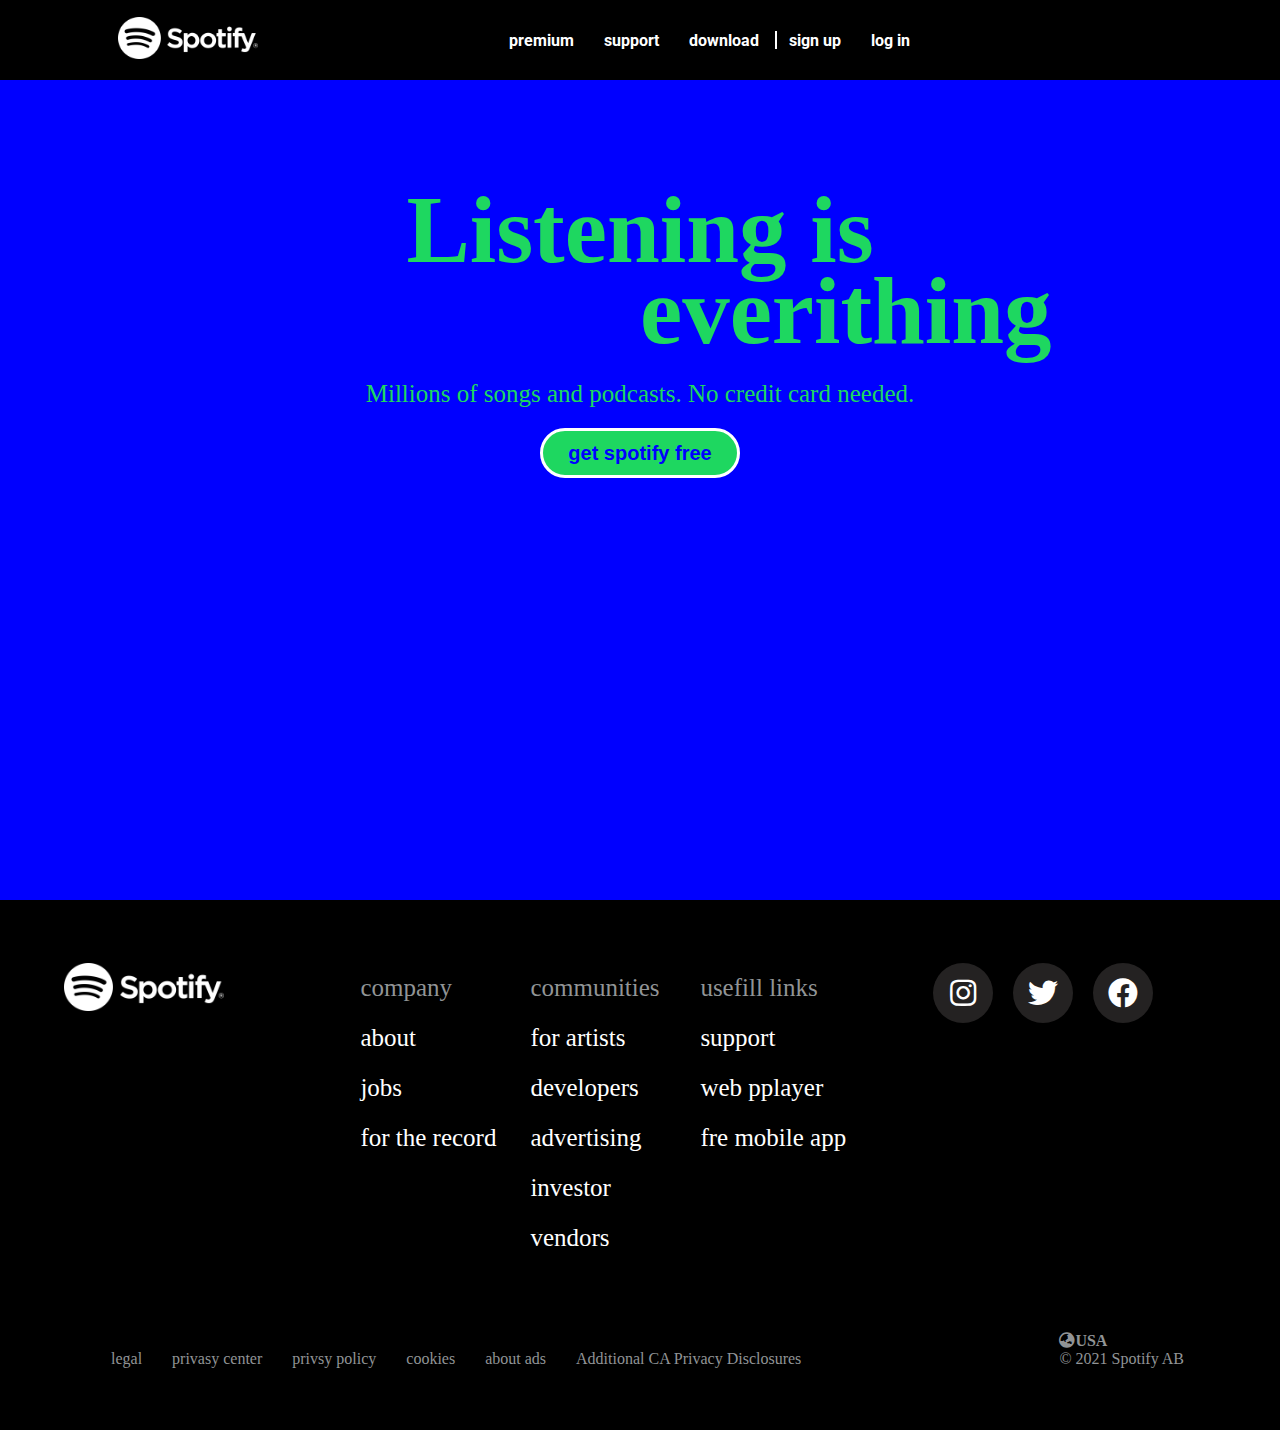
<file: 28,03,2021/index.html>
<!DOCTYPE html>
<html lang="en">
<head>
    <meta charset="UTF-8">
    <meta http-equiv="X-UA-Compatible" content="IE=edge">
    <meta name="viewport" content="width=device-width, initial-scale=1.0">
    <title>spotify</title>
    <link rel="stylesheet" href="style.css">
    <link rel="shortcut icon" href="./logo.png" type="image/x-icon">
    <link rel="stylesheet" href="https://cdnjs.cloudflare.com/ajax/libs/font-awesome/5.15.3/css/all.min.css"\>

</head>
<body>
    <header>
        <nav>
            <div class="logo">
                <img src="./spotify-logo-branca-white.png" alt=""  >
            </div>
            <ul>
                <li><a href="premium/premium.html">premium</a></li>
                <li><a href="support/support.html">support</a></li>
                <li><a href="download/download.html">download</a></li>
                <li><a href="sign up/sign up.html">sign up</a></li>        
                <li><a href="log in/log in.html">log in</a></li>
             

            </ul>
               <div class="burger">
                <a href="#"> <i class="fas fa-bars"></i></a>
                </div>
        </nav>
        <div class="main__content">
            <span class="main__text">
                Listening is
            </span>
        </div>
        <div>  <p>Millions of songs and podcasts. No credit card needed.</p></div>
        <div> <button>get spotify free </button></div>

    </header>

    <footer>
     
        <div class="footertop">
            <div class="footer__links">

                <div class="link link1">
                    <img src="./spotify-logo-branca-white.png" alt="">
                </div>
            
              <div class="linklar">
                <div class="link link2">
                    <ul>
                        <span>company</span>
                        <li><a href="#">about</a></li>
                        <li><a href="#">jobs</a></li>
                        <li><a href="#">for the record</a></li>
            
                      
                    </ul>
                </div>
            
                <div class="link link3">
                    <ul>
                    <span>communities</span>
                    <li><a href="#">for artists</a></li>
                    <li><a href="#">developers</a></li>
                    <li><a href="#">advertising</a></li>
                    <li><a href="#">investor</a></li>
                    <li><a href="#">vendors</a></li>
                    </ul>
                </div>
            
                <div class="link link4">
                    <ul>
                        <span>usefill links</span>
                        <li><a href="#">support</a></li>
                        <li><a href="#">web pplayer</a></li>
                        <li><a href="#">fre mobile app</a></li>
            
                    </ul>
                </div> 
            </div>
            </div>
            
            <div class="footer__socials">
                <ul>
                    <li><a href="#"><i class="fab fa-instagram"></i></a></li>
                    <li><a href="#"><i class="fab fa-twitter"></i></a></li>
                    <li><a href="#"><i class="fab fa-facebook"></i></a></li>
                    
                </ul>
            </div>
        </div>

        <div class="foot-bottom">
            <div class="left">
                <ul>
                    <li><a href="#">legal</a></li>
                    <li><a href="#">privasy center</a></li>
                    <li><a href="#">privsy policy</a></li>
                    <li><a href="#">cookies</a></li>
                    <li><a href="#">about ads</a></li>
                    <li><a href="#">Additional CA Privacy Disclosures</a></li>
                </ul>
            </div>
            
            <div class="right">
                <i class="fas fa-globe-asia">USA</i>
                <p>© 2021 Spotify AB</p>
            </div>
        </div> 
    </footer>
</body>
</html>
</file>
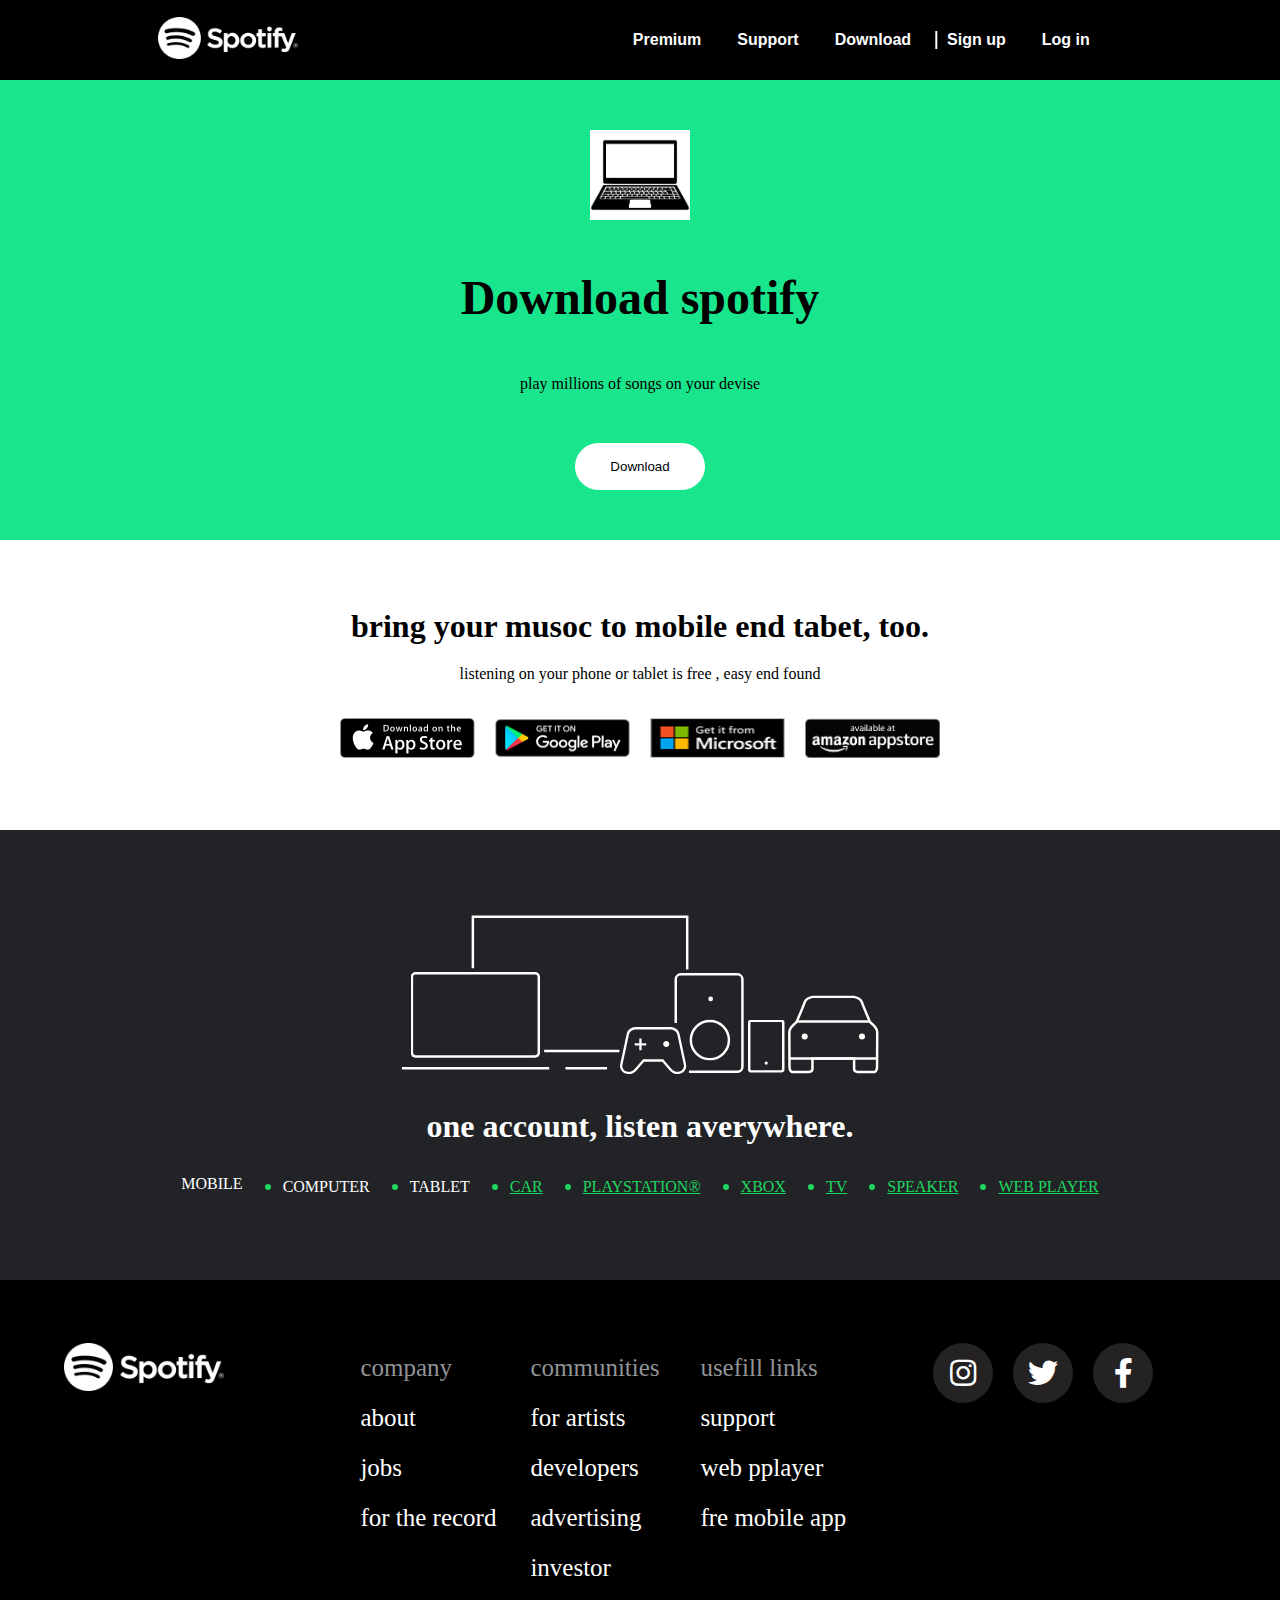
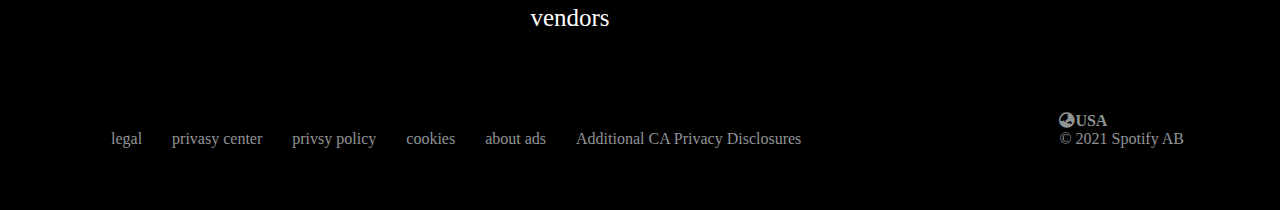
<file: 28,03,2021/download/download.html>
<!DOCTYPE html>
<html lang="en">
<head>
    <meta charset="UTF-8">
    <meta http-equiv="X-UA-Compatible" content="IE=edge">
    <meta name="viewport" content="width=device-width, initial-scale=1.0">
    <title>doenload</title>
    <link rel="stylesheet" href="down.css">
    <link rel="stylesheet" href="https://cdnjs.cloudflare.com/ajax/libs/font-awesome/5.15.3/css/all.min.css"\>
</head>
<body>
    <section>

        <nav>
            <div class="logo">
                <img src="spotify-logo-branca-white.png" class="main__logo" alt="">
            </div>
            <ul>
                <li><a href="C:\ALGORITM     O`QUV MARKAZI\28,03,2021\premium\premium.html">Premium</a></li>
                <li><a href="C:\ALGORITM     O`QUV MARKAZI\28,03,2021\support\support.html">Support</a></li>
                <li><a href="C:\ALGORITM     O`QUV MARKAZI\28,03,2021\download\download.html">Download</a></li>
                <li><a href="C:\ALGORITM     O`QUV MARKAZI\28,03,2021\sign up\sign up.html">Sign up</a></li>
                <li><a href="C:\ALGORITM     O`QUV MARKAZI\28,03,2021\log in\log in.html">Log in</a></li>
                <div class="burger">
                    <a href="#">
                        <i class="fas fa-bars"></i>
                    </a>
                </div>
    
            </ul>
        </nav>
    </section>

    <div class="wrapper1">
        <img src="download.png" alt="">
        <h1>Download spotify</h1>
        <p>play millions  of songs on your devise</p>
        <button>Download</button>
    </div>

    <div class="wrapper2">
        <h3>bring your  musoc to mobile  end tabet, too.</h3>
        <p>listening  on your phone  or tablet is free , easy end found</p>

        <div class="images">
            <img src="app.png" alt="">
            <img src="go.png" alt="">
            <img src="mic.png" alt="">
            <img src="ama.png" alt="">
        </div>
    </div>

    <div class="wrapper3">
        <img src="all-devices.svg" alt="">
        <h3>one account, listen averywhere. </h3>
        <ul>
            <li>MOBILE</li>
            <li>COMPUTER</li>
            <li>TABLET</li>
            <li><a href="#">CAR</a></li>
            <li><a href="#">PLAYSTATION®</a></li>
            <li><a href="#">XBOX</a></li>
            <li><a href="#">TV</a></li>
            <li><a href="#">SPEAKER</a></li>
            <li><a href="#">WEB PLAYER</a></li>
        </ul>

    </div>


    <footer>
     
        <div class="footertop">
            <div class="footer__links">
    
                <div class="link link1">
                    <img src="./spotify-logo-branca-white.png" alt="">
                </div>
            
              <div class="linklar">
                <div class="link link2">
                    <ul>
                        <span>company</span>
                        <li><a href="#">about</a></li>
                        <li><a href="#">jobs</a></li>
                        <li><a href="#">for the record</a></li>
            
                      
                    </ul>
                </div>
            
                <div class="link link3">
                    <ul>
                    <span>communities</span>
                    <li><a href="#">for artists</a></li>
                    <li><a href="#">developers</a></li>
                    <li><a href="#">advertising</a></li>
                    <li><a href="#">investor</a></li>
                    <li><a href="#">vendors</a></li>
                    </ul>
                </div>
            
                <div class="link link4">
                    <ul>
                        <span>usefill links</span>
                        <li><a href="#">support</a></li>
                        <li><a href="#">web pplayer</a></li>
                        <li><a href="#">fre mobile app</a></li>
            
                    </ul>
                </div> 
            </div>
            </div>
            
            <div class="footer__socials">
                <ul>
                    <li><a href="#"><i class="fab fa-instagram"></i></a></li>
                    <li><a href="#"><i class="fab fa-twitter"></i></a></li>
                    <li><a href="#"><i class="fab fa-facebook-f"></i></a></li>
                    
                </ul>
            </div>
        </div>
    
        <div class="foot-bottom">
            <div class="left">
                <ul>
                    <li><a href="#">legal</a></li>
                    <li><a href="#">privasy center</a></li>
                    <li><a href="#">privsy policy</a></li>
                    <li><a href="#">cookies</a></li>
                    <li><a href="#">about ads</a></li>
                    <li><a href="#">Additional CA Privacy Disclosures</a></li>
                </ul>
            </div>
            
            <div class="right">
                <i class="fas fa-globe-asia">USA</i>
                <p>© 2021 Spotify AB</p>
            </div>
        </div> 
    </footer>
</body>
</html>
</file>
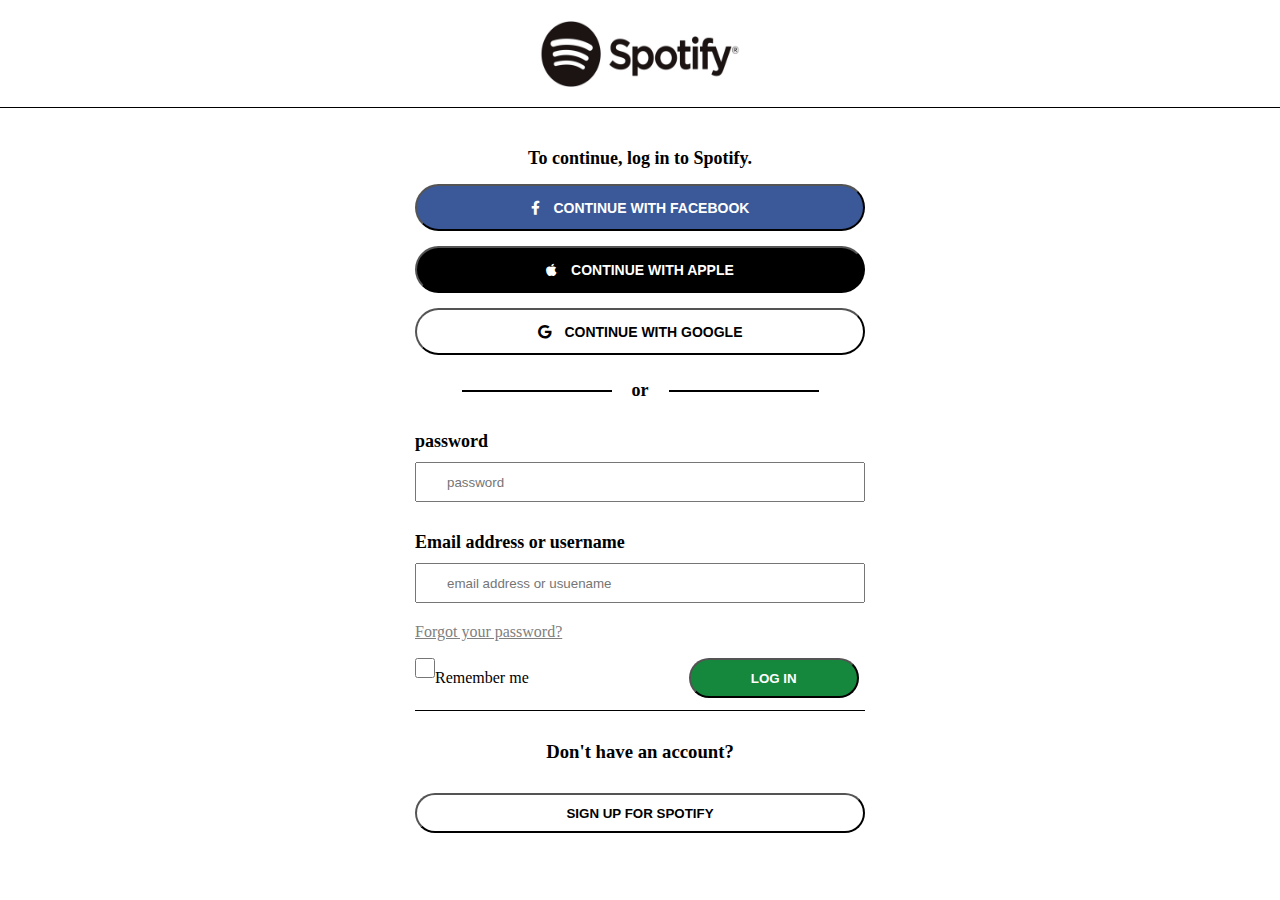
<file: 28,03,2021/log in/log in.html>
<!DOCTYPE html>
<html lang="en">
<head>
    <meta charset="UTF-8">
    <meta http-equiv="X-UA-Compatible" content="IE=edge">
    <meta name="viewport" content="width=device-width, initial-scale=1.0">
    <title>log in</title>
    <link rel="stylesheet" href="log_style.css">
    <link rel="stylesheet" href="https://cdnjs.cloudflare.com/ajax/libs/font-awesome/5.15.3/css/all.min.css"\>

</head>
<body>
    <header>
        <img src="logo.jpeg" alt="">
    </header>

    <section>
        <div class="wrapper">
            <div class="buttons">
                <p>To continue, log in to Spotify.</p>
                <button class="facebook"><i class="fab fa-facebook-f"></i>  CONTINUE WITH FACEBOOK</button>
                <button class="apple"><i class="fab fa-apple"></i>  CONTINUE WITH APPLE</button>
                <button class="google"><i class="fab fa-google"></i>   CONTINUE WITH GOOGLE</button>
                <div class="line">  <div class="line1"></div> <p>or</p>  <div class="line1"></div> </div>
            </div>

            <div class="form">
                <p>password</p>
                <input type="text"  placeholder="password">
                <p>Email address or username</p>
                <input type="text"  placeholder="email address or usuename">
                <a href="#">Forgot your password?</a>
                <div class="btn">
                    <input type="checkbox"
                            name="me"
                            >Remember me

                    <button>LOG IN</button>
                </div>
            </div>
         <div class="bottom">
            <h3>Don't have an account?</h3>
            <button>SIGN UP FOR SPOTIFY</button>
         </div>
        </div>
    </section>
</body>
</html>
</file>
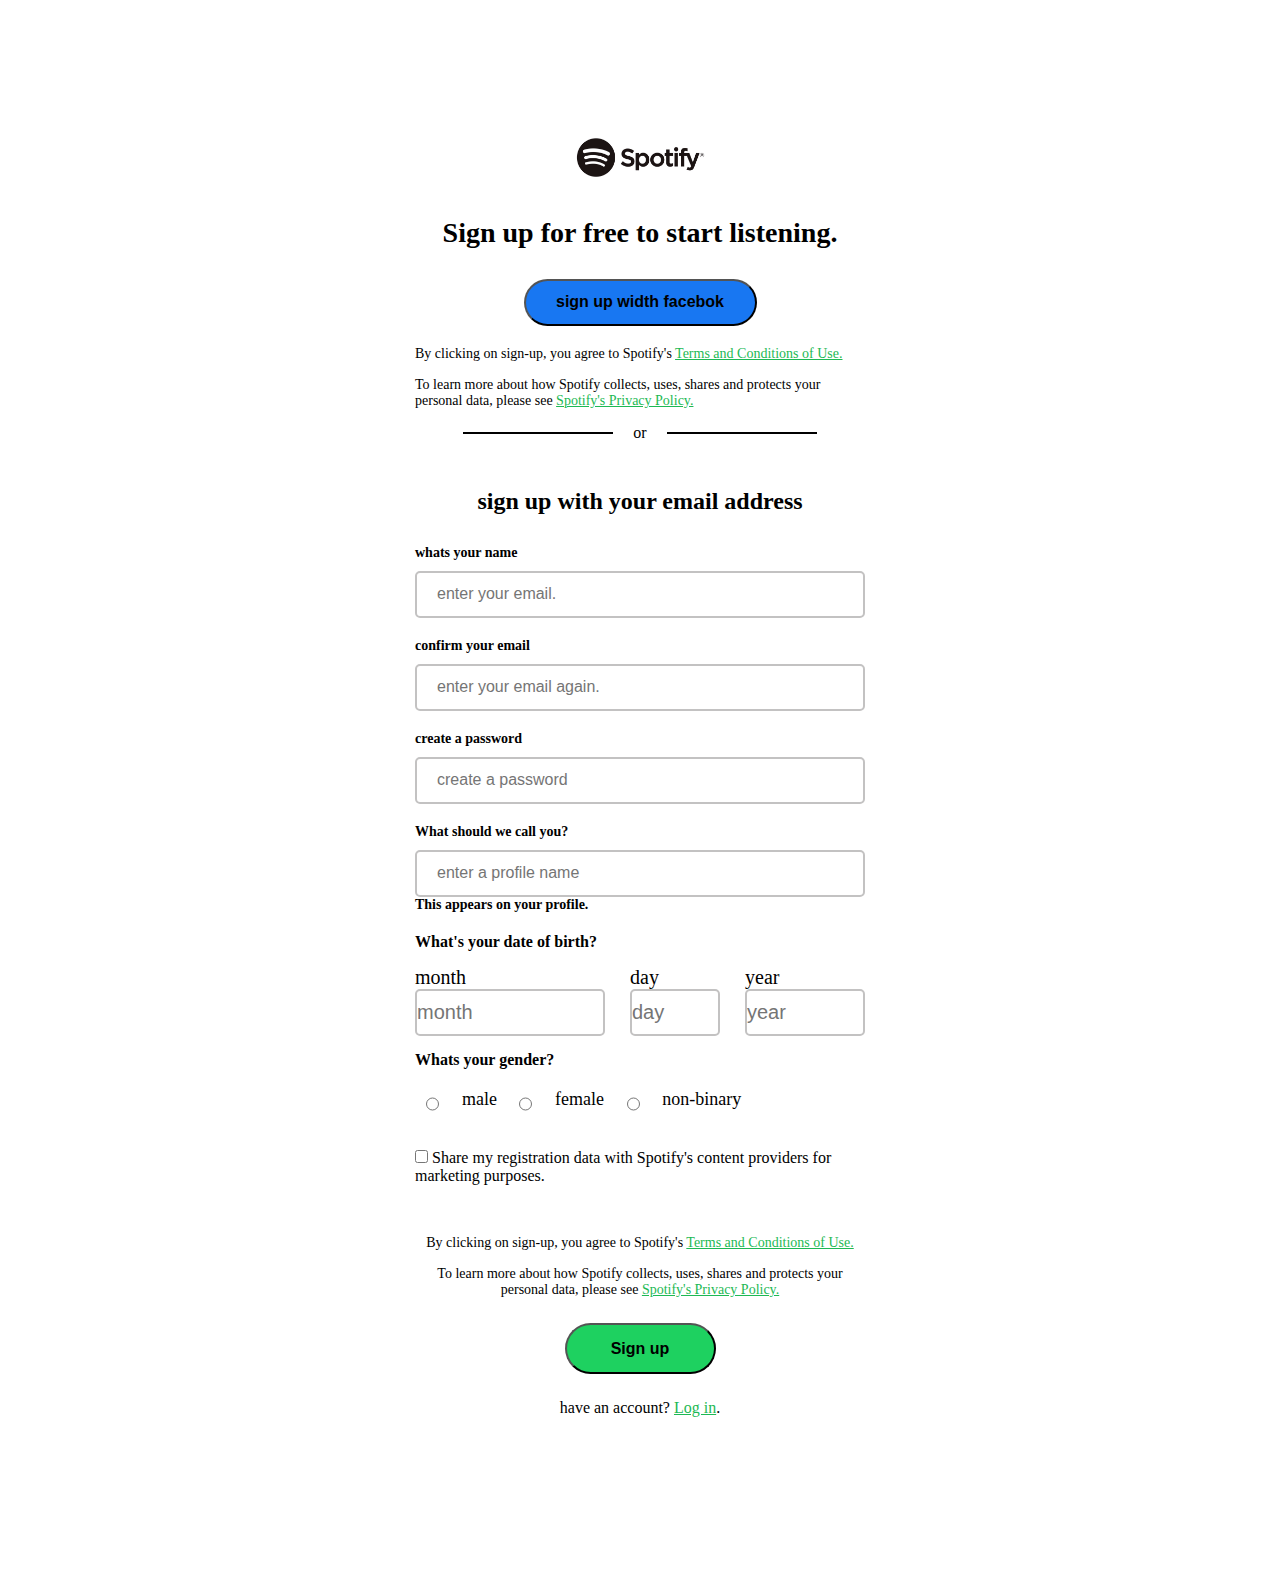
<file: 28,03,2021/sign up/sign up.html>
<!DOCTYPE html>
<html lang="en">
<head>
    <meta charset="UTF-8">
    <meta http-equiv="X-UA-Compatible" content="IE=edge">
    <meta name="viewport" content="width=device-width, initial-scale=1.0">
    <title>Document</title>
    <link rel="stylesheet" href="signup  style.css">
</head>
<body>
    <section>
      <div class="wrapper">
          <div class="wrapper__top">
              <div class="top__container">
                  <img src="logo.jpeg" alt="">
                  <h2>Sign up for free to start listening.</h1>
                  <button>sign up width facebok</button>
                    <div class="span__text"> 
                        <span>By clicking on sign-up, you agree to Spotify's <a href="#">Terms and Conditions of Use.</a></span> 
                        <span>To learn more about how Spotify collects, uses, shares and protects your personal data, please see <a href="#">Spotify's Privacy Policy.</a></span>
                    </div>
                <div class="line">  <div class="line1"></div> <p>or</p>  <div class="line1"></div> </div>
              </div>
          </div>

            <div class="wrapper__input">
                <h2>sign up with your email address</h2>
                <div class="add__input">
                    <p>whats your name</p>
                    <input type="text"  placeholder="enter your email.">
                </div>
                <div class="add__input">
                    <p>confirm your  email</p>
                    <input type="text"  placeholder="enter your email again.">
                </div>
                <div class="add__input">
                    <p>create a password</p>
                    <input type="text"  placeholder="create a password">
                </div> 
                <div class="add__input">
                    <p>What should we call you?</p>
                    <input type="text"  placeholder="enter a profile name">
                    <p>This appears on your profile.</p>
                </div>


                <h4>What's your date of birth?</h4>
                <div class="birth">
                   <div class="month">
                       <p>month</p>
                       <input type="text"  placeholder="month">
                   </div>
                   <div class="day"> 
                       <p>day</p>
                       <input type="text" placeholder="day">
                   </div>
                   <div class="year">
                       <p>year</p>
                       <input type="text" placeholder="year">
                   </div>
                </div>


                <h4>Whats your gender?</h4>
                <div class="radio">
                    <input type="radio"
                           name="gender"
                           value="male">male

                    <input type="radio"
                           name="gender"
                           value="female">female
                           
                    <input type="radio"
                           name="gender"
                           value="non-binary">non-binary
                                                      
                </div>

                <div class="ckeckbox">
                    <input type="checkbox"
                    name="1"
                    value="2"> Share my registration data with Spotify's content providers for marketing purposes.
                </div>

            </div>

            <div class="wrapper__bottom">
                <div class="span__text" > <span>By clicking on sign-up, you agree to Spotify's <a href="#"> Terms and Conditions of Use.</a></span>
                    <span>To learn more about how Spotify collects, uses, shares and protects your personal data, please see <a href="#"> Spotify's Privacy Policy.</a></span>
                </div>
                <button>Sign up</button>
                <p>have an account? <a href="#">Log in</a>.</p>
            </div>
            
            

      </div>
    </section>




</body>
</html>
</file>
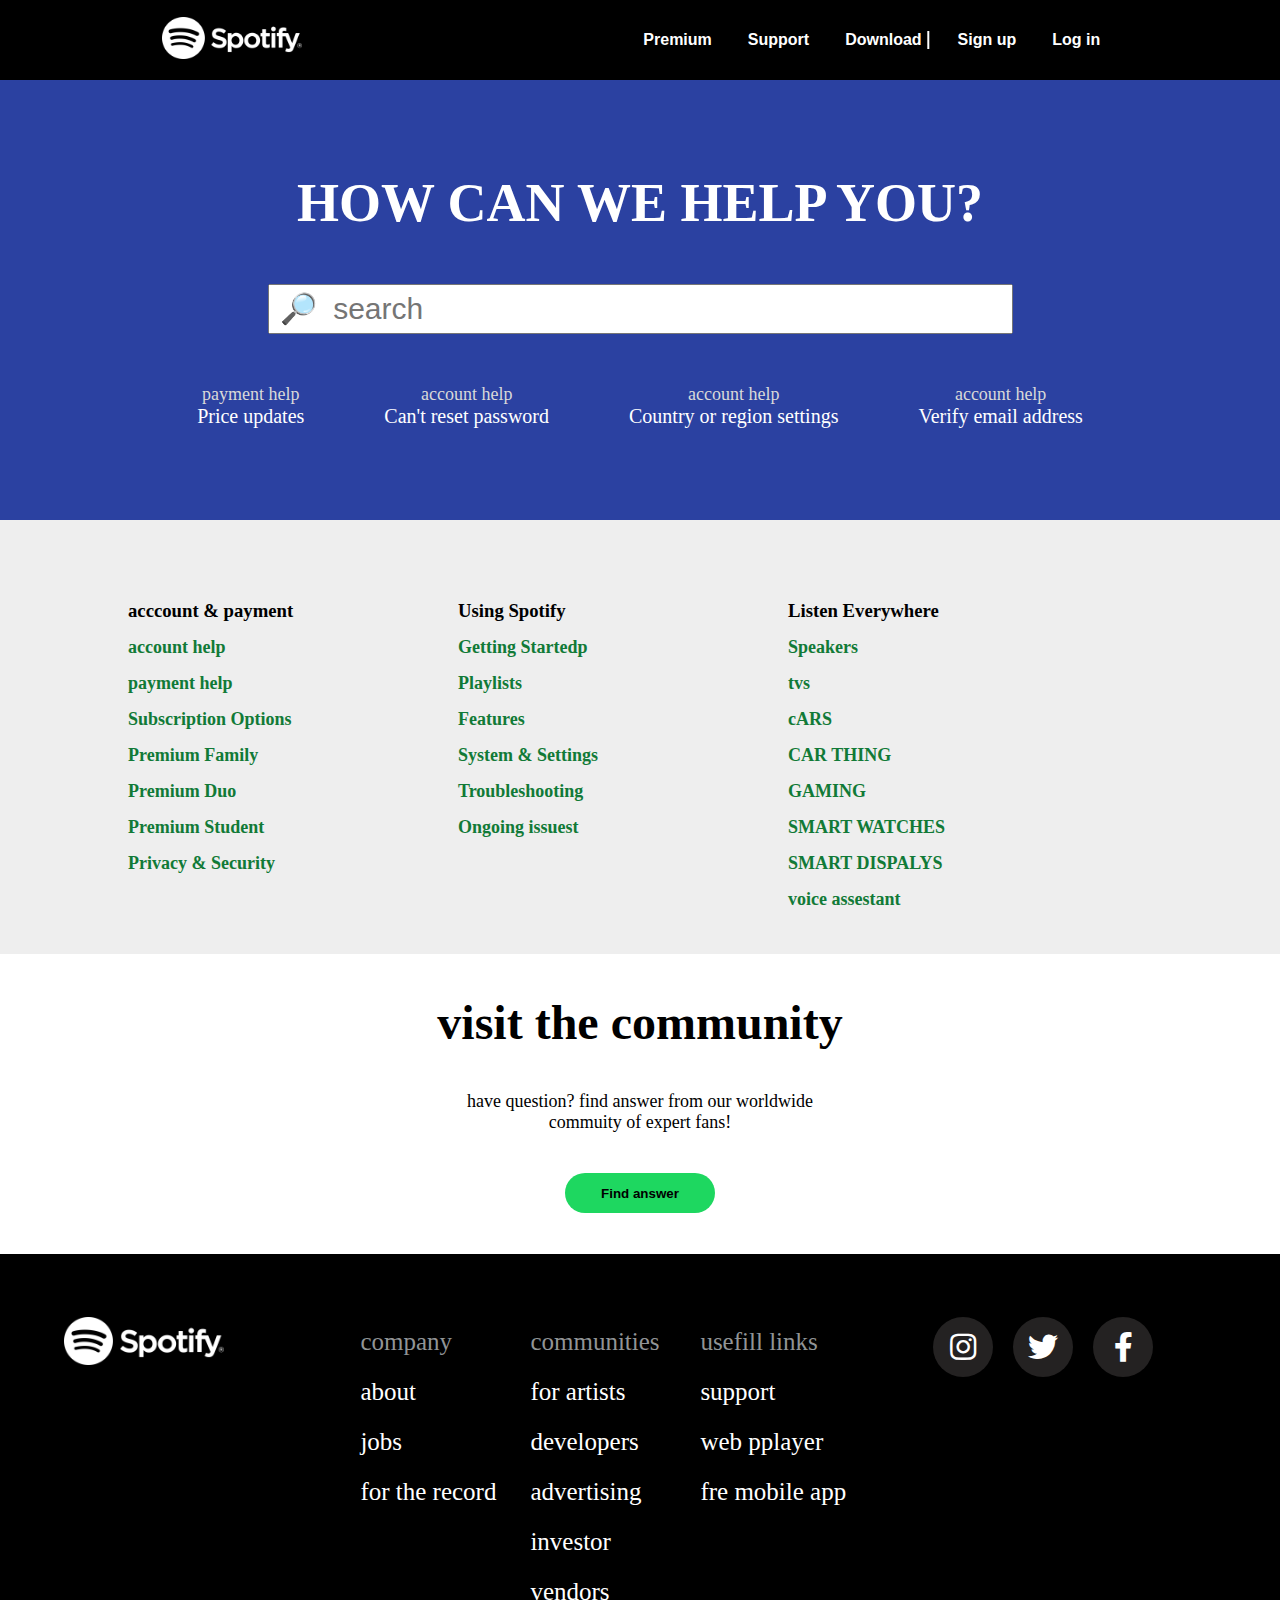
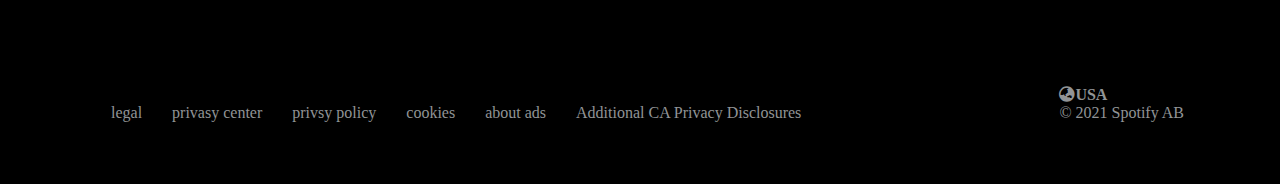
<file: 28,03,2021/support/support.html>
<!DOCTYPE html>
<html lang="en">
<head>
    <meta charset="UTF-8">
    <meta http-equiv="X-UA-Compatible" content="IE=edge">
    <meta name="viewport" content="width=device-width, initial-scale=1.0">
    <title>spotify//support</title>
    <link rel="stylesheet" href="support  style.css">
    <link rel="stylesheet" href="https://cdnjs.cloudflare.com/ajax/libs/font-awesome/5.15.3/css/all.min.css"\>

</head>
<body>
      <section>

    <nav>
        <div class="logo">
            <img src="spotify-logo-branca-white.png" class="main__logo" alt="">
        </div>
        <ul>
            <li><a href="C:\ALGORITM     O`QUV MARKAZI\28,03,2021\premium\premium.html">Premium</a></li>
            <li><a href="C:\ALGORITM     O`QUV MARKAZI\28,03,2021\support\support.html">Support</a></li>
            <li><a href="C:\ALGORITM     O`QUV MARKAZI\28,03,2021\download\download.html">Download</a></li>
            <li><a href="C:\ALGORITM     O`QUV MARKAZI\28,03,2021\sign up\sign up.html">Sign up</a></li>
            <li><a href="C:\ALGORITM     O`QUV MARKAZI\28,03,2021\log in\log in.html">Log in</a></li>
            <div class="burger">
                <a href="#">
                    <i class="fas fa-bars"></i>
                </a>
            </div>

        </ul>
    </nav>
</section>

<div class="wrapper1">
    <h1>HOW CAN WE HELP YOU?</h1>
    <input type="text" placeholder="🔎  search">

    <div class="blogs">
    <div class="blog">
        <span>payment help</span>
        <p>Price updates</p>
    </div>

    <div class="blog">
        <span>account help</span>
        <p>Can't reset password</p>
    </div>

    <div class="blog">
        <span>account help</span>
        <p>Country or region settings</p>
    </div>

    <div class="blog">
        <span>account help</span>
        <p>Verify email address</p>
    </div>
    </div>

</div>

<div class="wrapper2">

    <div class="lists">
        <div class="list">
            <h3>acccount & payment</h3>
            <a href="#">account help</a>
            <a href="#">payment help</a>
            <a href="#">Subscription Options</a>
            <a href="#">Premium Family</a>
            <a href="#">Premium Duo</a>
            <a href="#">Premium Student</a>
            <a href="#">Privacy & Security</a>

        </div>

        <div class="list">
            <h3>Using Spotify</h3>
            <a href="#">Getting Startedp</a>
            <a href="#">Playlists</a>
            <a href="#">Features</a>
            <a href="#">System & Settings</a>
            <a href="#">Troubleshooting</a>
            <a href="#">Ongoing issuest</a>
        </div>

        <div class="list">
            <h3>Listen Everywhere</h3>
            <a href="#">Speakers</a>
            <a href="#">tvs</a>
            <a href="#">cARS</a>
            <a href="#">CAR THING</a>
            <a href="#">GAMING</a>
            <a href="#">SMART WATCHES</a>
            <a href="#">SMART DISPALYS</a>
            <a href="#">voice assestant</a>

        </div>
    </div>

</div>

<div class="wrapper3">
    <h1>visit the community</h1>
    <p>have question?   find answer  from our worldwide  commuity of expert fans!</p>
    <button>Find answer</button>
</div>




<footer>
     
    <div class="footertop">
        <div class="footer__links">

            <div class="link link1">
                <img src="./spotify-logo-branca-white.png" alt="">
            </div>
        
          <div class="linklar">
            <div class="link link2">
                <ul>
                    <span>company</span>
                    <li><a href="#">about</a></li>
                    <li><a href="#">jobs</a></li>
                    <li><a href="#">for the record</a></li>
        
                  
                </ul>
            </div>
        
            <div class="link link3">
                <ul>
                <span>communities</span>
                <li><a href="#">for artists</a></li>
                <li><a href="#">developers</a></li>
                <li><a href="#">advertising</a></li>
                <li><a href="#">investor</a></li>
                <li><a href="#">vendors</a></li>
                </ul>
            </div>
        
            <div class="link link4">
                <ul>
                    <span>usefill links</span>
                    <li><a href="#">support</a></li>
                    <li><a href="#">web pplayer</a></li>
                    <li><a href="#">fre mobile app</a></li>
        
                </ul>
            </div> 
        </div>
        </div>
        
        <div class="footer__socials">
            <ul>
                <li><a href="#"><i class="fab fa-instagram"></i></a></li>
                <li><a href="#"><i class="fab fa-twitter"></i></a></li>
                <li><a href="#"><i class="fab fa-facebook-f"></i></a></li>
                
            </ul>
        </div>
    </div>

    <div class="foot-bottom">
        <div class="left">
            <ul>
                <li><a href="#">legal</a></li>
                <li><a href="#">privasy center</a></li>
                <li><a href="#">privsy policy</a></li>
                <li><a href="#">cookies</a></li>
                <li><a href="#">about ads</a></li>
                <li><a href="#">Additional CA Privacy Disclosures</a></li>
            </ul>
        </div>
        
        <div class="right">
            <i class="fas fa-globe-asia">USA</i>
            <p>© 2021 Spotify AB</p>
        </div>
    </div> 
</footer>




</body>
</html>
</file>
<file: 28,03,2021/style.css>
@import url("https://fonts.googleapis.com/css2?family=Roboto:wght@300&display=swap");
* {
  margin: 0;
  padding: 0;
  -webkit-box-sizing: border-box;
          box-sizing: border-box;
  list-style-type: none;
  text-decoration: none;
}

body {
  overflow-x: hidden;
}

header {
  width: 100%;
  height: 100vh;
  background-color: blue;
  background-image: url(https://www-growth.scdn.co/static/home/bursts.svg);
  background-size: 170%;
  background-position: TOP;
  background-repeat: no-repeat;
  display: -webkit-box;
  display: -ms-flexbox;
  display: flex;
  -webkit-box-pack: start;
      -ms-flex-pack: start;
          justify-content: flex-start;
  -webkit-box-align: center;
      -ms-flex-align: center;
          align-items: center;
  -webkit-box-orient: vertical;
  -webkit-box-direction: normal;
      -ms-flex-direction: column;
          flex-direction: column;
}

header nav {
  height: 80px;
  width: 100vw;
  background-color: #000;
  display: -webkit-box;
  display: -ms-flexbox;
  display: flex;
  -ms-flex-pack: distribute;
      justify-content: space-around;
  -webkit-box-align: center;
      -ms-flex-align: center;
          align-items: center;
  font-family: 'Roboto', sans-serif;
}

header nav img {
  width: 140px;
}

header nav ul {
  display: -webkit-box;
  display: -ms-flexbox;
  display: flex;
  position: relative;
}

header nav ul :nth-child(3)::after {
  content: '';
  position: absolute;
  width: 2px;
  height: 18px;
  background-color: #fff;
  left: 65%;
}

header nav li {
  margin: 0 15px;
}

header nav li a {
  color: #fff;
  font-size: 16px;
  font-weight: 700;
}

header nav li a:hover {
  color: #1ed760;
}

header .burger a i {
  color: #fff;
  display: none;
}

.main__content {
  width: 100vw;
  height: 300px;
  display: -webkit-box;
  display: -ms-flexbox;
  display: flex;
  -webkit-box-align: center;
      -ms-flex-align: center;
          align-items: center;
  -webkit-box-pack: center;
      -ms-flex-pack: center;
          justify-content: center;
  position: relative;
}

.main__content span::after {
  content: "everithing";
  width: 400px;
  height: 120px;
  position: absolute;
  color: #1ed760;
  top: 52%;
  left: 50%;
  margin-top: 20PX;
}

.main__content .main__text {
  font-size: 95px;
  color: #1ed760;
  font-weight: bolder;
}

div:nth-child(3) {
  color: #1ed760;
  font-size: 25px;
}

button {
  width: 200px;
  height: 50px;
  background-color: #1ed760;
  border: 3px solid white;
  border-radius: 50px;
  font-size: 20px;
  color: blue;
  font-weight: bolder;
  margin-top: 20px;
}

button:hover {
  width: 210px;
  height: 55px;
}

footer {
  width: 100vw;
  height: 530px;
  background-color: #000;
  display: -webkit-box;
  display: -ms-flexbox;
  display: flex;
  -webkit-box-pack: center;
      -ms-flex-pack: center;
          justify-content: center;
  -webkit-box-align: center;
      -ms-flex-align: center;
          align-items: center;
  -webkit-box-orient: vertical;
  -webkit-box-direction: normal;
      -ms-flex-direction: column;
          flex-direction: column;
}

footer .footertop {
  width: 90%;
  display: -webkit-box;
  display: -ms-flexbox;
  display: flex;
  -webkit-box-align: center;
      -ms-flex-align: center;
          align-items: center;
  -webkit-box-pack: center;
      -ms-flex-pack: center;
          justify-content: center;
}

footer .footertop .footer__links {
  width: 70%;
  height: 345px;
  display: -webkit-box;
  display: -ms-flexbox;
  display: flex;
  -webkit-box-align: center;
      -ms-flex-align: center;
          align-items: center;
  -webkit-box-pack: justify;
      -ms-flex-pack: justify;
          justify-content: space-between;
}

footer .footertop .footer__links .link {
  width: 170px;
  height: 345px;
  font-size: 25px;
  line-height: 2;
}

footer .footertop .footer__links .link span {
  color: #919496;
}

footer .footertop .footer__links .link a {
  color: #fff;
}

footer .footertop .footer__links .link1 img {
  width: 160px;
}

footer .footertop .footer__links .linklar {
  display: -webkit-box;
  display: -ms-flexbox;
  display: flex;
}

footer .footertop .footer__socials {
  width: 30%;
  height: 345px;
  display: -webkit-box;
  display: -ms-flexbox;
  display: flex;
  -webkit-box-align: top;
      -ms-flex-align: top;
          align-items: top;
  -webkit-box-pack: center;
      -ms-flex-pack: center;
          justify-content: center;
}

footer .footertop .footer__socials ul {
  display: -webkit-box;
  display: -ms-flexbox;
  display: flex;
}

footer .footertop .footer__socials ul li {
  margin: 0 10px;
}

footer .footertop .footer__socials ul li a {
  font-size: 30px;
}

footer .footertop .footer__socials ul li i {
  width: 60px;
  height: 60px;
  color: #fff;
  display: -webkit-box;
  display: -ms-flexbox;
  display: flex;
  -webkit-box-align: center;
      -ms-flex-align: center;
          align-items: center;
  -webkit-box-pack: center;
      -ms-flex-pack: center;
          justify-content: center;
  border: none;
  border-radius: 50%;
  background-color: #242222;
}

footer .footertop .footer__socials ul li i:hover {
  color: #1ed760;
}

footer .foot-bottom {
  width: 85%;
  height: 60px;
  display: -webkit-box;
  display: -ms-flexbox;
  display: flex;
  -webkit-box-pack: justify;
      -ms-flex-pack: justify;
          justify-content: space-between;
  -webkit-box-align: end;
      -ms-flex-align: end;
          align-items: flex-end;
}

footer .foot-bottom ul {
  display: -webkit-box;
  display: -ms-flexbox;
  display: flex;
}

footer .foot-bottom ul li {
  margin: 0 15px;
}

footer .foot-bottom ul li a {
  color: #919496;
}

footer .foot-bottom ul li a:hover {
  color: #1ed760;
}

footer .foot-bottom .right {
  color: #919496;
}

footer .foot-bottom .right i:hover {
  color: #1ed760;
}

@media screen and (max-width: 850px) {
  header .main__content span::after {
    color: #fff;
  }
  header .main__content .main__text {
    font-size: 400%;
    -webkit-transition: 2s;
    transition: 2s;
    color: #fff;
  }
  header p {
    font-size: 70%;
    -webkit-transition: 2s;
    transition: 2s;
    color: #fff;
  }
  header button {
    width: 120%;
    height: 80%;
    font-size: 100%;
    font-weight: normal;
    -webkit-transition: 2s;
    transition: 2s;
    color: #fff;
  }
  footer {
    width: 100%;
    height: 830px;
    display: -webkit-box;
    display: -ms-flexbox;
    display: flex;
    -webkit-box-pack: start;
        -ms-flex-pack: start;
            justify-content: flex-start;
  }
  footer .footertop {
    height: 600px;
    display: -webkit-box;
    display: -ms-flexbox;
    display: flex;
    -webkit-box-orient: vertical;
    -webkit-box-direction: normal;
        -ms-flex-direction: column;
            flex-direction: column;
    position: relative;
  }
  footer .footertop .footer__links {
    width: 100%;
    height: 500px;
    position: relative;
    display: -webkit-box;
    display: -ms-flexbox;
    display: flex;
    -webkit-box-orient: vertical;
    -webkit-box-direction: normal;
        -ms-flex-direction: column;
            flex-direction: column;
    -webkit-box-pack: center;
        -ms-flex-pack: center;
            justify-content: center;
    -webkit-box-align: center;
        -ms-flex-align: center;
            align-items: center;
  }
  footer .footertop .footer__links .link1 {
    height: 50px;
    position: absolute;
    top: 0;
    left: 0;
  }
  footer .footertop .footer__links .link1 img {
    width: 80%;
  }
  footer .footertop .footer__links .linklar {
    display: -webkit-box;
    display: -ms-flexbox;
    display: flex;
  }
  footer .footertop .footer__links .linklar .link {
    width: 198px;
    margin: 0  30px;
  }
  footer .footertop .footer__socials {
    position: absolute;
    top: 500px;
    left: 0;
  }
  footer .foot-bottom {
    position: relative;
  }
  footer .foot-bottom .left ul li:nth-child(6) {
    position: absolute;
    bottom: -40px;
    left: 0px;
  }
  footer .foot-bottom .left ul li a {
    font-size: 100%;
  }
}

@media screen and (max-width: 580px) {
  header nav ul {
    display: none;
  }
  header nav .burger a i {
    display: -webkit-box;
    display: -ms-flexbox;
    display: flex;
    -webkit-box-flex: 1;
        -ms-flex: 1;
            flex: 1;
  }
  header .main__content span::after {
    color: #fff;
  }
  header .main__content .main__text {
    font-size: 300%;
    -webkit-transition: 2s;
    transition: 2s;
    color: #fff;
  }
  header p {
    font-size: 60%;
    -webkit-transition: 2s;
    transition: 2s;
    color: #fff;
  }
  header button {
    width: 120%;
    height: 70%;
    font-size: 80%;
    font-weight: normal;
    -webkit-transition: 2s;
    transition: 2s;
    color: #fff;
  }
  footer {
    width: 100%;
    height: 1400px;
    display: -webkit-box;
    display: -ms-flexbox;
    display: flex;
    -webkit-box-orient: vertical;
    -webkit-box-direction: normal;
        -ms-flex-direction: column;
            flex-direction: column;
    -webkit-box-pack: start;
        -ms-flex-pack: start;
            justify-content: flex-start;
    padding-top: 30px;
  }
  footer .footertop {
    height: 1000px;
    display: -webkit-box;
    display: -ms-flexbox;
    display: flex;
    -webkit-box-orient: vertical;
    -webkit-box-direction: normal;
        -ms-flex-direction: column;
            flex-direction: column;
    position: relative;
  }
  footer .footertop .footer__links {
    width: 100%;
    height: 1050px;
    padding-top: 170px;
    display: -webkit-box;
    display: -ms-flexbox;
    display: flex;
    -webkit-box-orient: vertical;
    -webkit-box-direction: normal;
        -ms-flex-direction: column;
            flex-direction: column;
    -webkit-box-pack: end;
        -ms-flex-pack: end;
            justify-content: flex-end;
    -webkit-box-align: start;
        -ms-flex-align: start;
            align-items: flex-start;
  }
  footer .footertop .footer__links .link1 {
    height: 50px;
    position: absolute;
    top: 0;
    left: 0;
    margin-bottom: 50px;
  }
  footer .footertop .footer__links .link1 img {
    width: 80%;
  }
  footer .footertop .footer__links .linklar {
    display: -webkit-box;
    display: -ms-flexbox;
    display: flex;
    -webkit-box-orient: vertical;
    -webkit-box-direction: normal;
        -ms-flex-direction: column;
            flex-direction: column;
  }
  footer .footertop .footer__links .linklar .link {
    width: 198px;
    margin: 0  30px;
  }
  footer .footertop .footer__socials {
    position: absolute;
    top: 900px;
    left: 50px;
  }
  footer .foot-bottom {
    position: relative;
  }
  footer .foot-bottom .left ul li:nth-child(6) {
    position: absolute;
    bottom: -40px;
    left: 0px;
  }
  footer .foot-bottom .left ul li a {
    font-size: 55%;
  }
  footer .foot-bottom .right {
    font-size: 70%;
  }
}
/*# sourceMappingURL=style.css.map */
</file>
<file: 28,03,2021/download/down.css>
* {
  margin: 0;
  padding: 0;
  -webkit-box-sizing: border-box;
          box-sizing: border-box;
  list-style-type: none;
  text-decoration: none;
}

section {
  width: 100vw;
  height: 80px;
}

section nav {
  height: 80px;
  width: 100vw;
  background-color: #000;
  display: -webkit-box;
  display: -ms-flexbox;
  display: flex;
  -ms-flex-pack: distribute;
      justify-content: space-around;
  -webkit-box-align: center;
      -ms-flex-align: center;
          align-items: center;
  font-family: 'Roboto', sans-serif;
}

section nav .main__logo {
  width: 140px;
}

section nav ul {
  display: -webkit-box;
  display: -ms-flexbox;
  display: flex;
  position: relative;
}

section nav ul :nth-child(3)::after {
  content: '';
  position: absolute;
  width: 2px;
  height: 18px;
  background: #fff;
  left: 63%;
  -webkit-transform: translateX(65%);
          transform: translateX(65%);
}

section nav ul .burger a i {
  -webkit-transform: scale(0);
          transform: scale(0);
}

section nav ul li {
  margin: 0 18px;
}

section nav ul li a {
  font-size: 16px;
  color: #fff;
  font-weight: 700;
}

section nav ul li a:hover {
  color: #1ed760;
}

.wrapper1 {
  width: 100%;
  height: 460px;
  background-color: #19e68c;
  display: -webkit-box;
  display: -ms-flexbox;
  display: flex;
  -webkit-box-orient: vertical;
  -webkit-box-direction: normal;
      -ms-flex-direction: column;
          flex-direction: column;
  -webkit-box-align: center;
      -ms-flex-align: center;
          align-items: center;
  -webkit-box-pack: space-evenly;
      -ms-flex-pack: space-evenly;
          justify-content: space-evenly;
}

.wrapper1 img {
  width: 100px;
  height: 90px;
}

.wrapper1 h1 {
  font-size: 48px;
  color: #000;
}

.wrapper1 button {
  width: 130px;
  height: 47px;
  border-radius: 50px;
  background-color: #fff;
  border: none;
}

.wrapper1 button:hover {
  width: 130px;
  height: 50px;
  font-size: 20px;
  background-color: #eee;
}

.wrapper2 {
  width: 100%;
  height: 290px;
  display: -webkit-box;
  display: -ms-flexbox;
  display: flex;
  -webkit-box-orient: vertical;
  -webkit-box-direction: normal;
      -ms-flex-direction: column;
          flex-direction: column;
  -webkit-box-align: center;
      -ms-flex-align: center;
          align-items: center;
  -webkit-box-pack: center;
      -ms-flex-pack: center;
          justify-content: center;
}

.wrapper2 h3 {
  font-size: 32px;
  margin-bottom: 20px;
}

.wrapper2 .images {
  width: 60%;
  height: 50px;
  margin-top: 30px;
  display: -webkit-box;
  display: -ms-flexbox;
  display: flex;
  -webkit-box-pack: center;
      -ms-flex-pack: center;
          justify-content: center;
  -webkit-box-align: center;
      -ms-flex-align: center;
          align-items: center;
}

.wrapper2 .images img {
  width: 135px;
  height: 40px;
  margin: 0 10px;
}

.wrapper3 {
  width: 100%;
  height: 450px;
  background-color: #222326;
  display: -webkit-box;
  display: -ms-flexbox;
  display: flex;
  -webkit-box-orient: vertical;
  -webkit-box-direction: normal;
      -ms-flex-direction: column;
          flex-direction: column;
  -webkit-box-align: center;
      -ms-flex-align: center;
          align-items: center;
  -webkit-box-pack: center;
      -ms-flex-pack: center;
          justify-content: center;
}

.wrapper3 img {
  width: 480px;
  height: 173px;
  margin-bottom: 20px;
}

.wrapper3 h3 {
  color: #fff;
  font-size: 32px;
  margin-bottom: 30px;
}

.wrapper3 ul {
  display: -webkit-box;
  display: -ms-flexbox;
  display: flex;
}

.wrapper3 ul li {
  margin: 0  20px;
  list-style-type: disc;
  color: #fff;
}

.wrapper3 ul li::marker {
  font-size: 19px;
  color: #1ed760;
}

.wrapper3 ul li:first-child {
  list-style-type: none;
}

.wrapper3 ul li a {
  color: #1ed760;
  text-decoration: underline;
}

.wrapper3 ul li a:hover {
  color: #19e68c;
}

footer {
  width: 100vw;
  height: 530px;
  background-color: #000;
  display: -webkit-box;
  display: -ms-flexbox;
  display: flex;
  -webkit-box-pack: center;
      -ms-flex-pack: center;
          justify-content: center;
  -webkit-box-align: center;
      -ms-flex-align: center;
          align-items: center;
  -webkit-box-orient: vertical;
  -webkit-box-direction: normal;
      -ms-flex-direction: column;
          flex-direction: column;
}

footer .footertop {
  width: 90%;
  display: -webkit-box;
  display: -ms-flexbox;
  display: flex;
  -webkit-box-align: center;
      -ms-flex-align: center;
          align-items: center;
  -webkit-box-pack: center;
      -ms-flex-pack: center;
          justify-content: center;
}

footer .footertop .footer__links {
  width: 70%;
  height: 345px;
  display: -webkit-box;
  display: -ms-flexbox;
  display: flex;
  -webkit-box-align: center;
      -ms-flex-align: center;
          align-items: center;
  -webkit-box-pack: justify;
      -ms-flex-pack: justify;
          justify-content: space-between;
}

footer .footertop .footer__links .link {
  width: 170px;
  height: 345px;
  font-size: 25px;
  line-height: 2;
}

footer .footertop .footer__links .link span {
  color: #919496;
}

footer .footertop .footer__links .link a {
  color: #fff;
}

footer .footertop .footer__links .link a:hover {
  color: #1ed760;
}

footer .footertop .footer__links .link1 img {
  width: 160px;
}

footer .footertop .footer__links .linklar {
  display: -webkit-box;
  display: -ms-flexbox;
  display: flex;
}

footer .footertop .footer__socials {
  width: 30%;
  height: 345px;
  display: -webkit-box;
  display: -ms-flexbox;
  display: flex;
  -webkit-box-align: top;
      -ms-flex-align: top;
          align-items: top;
  -webkit-box-pack: center;
      -ms-flex-pack: center;
          justify-content: center;
}

footer .footertop .footer__socials ul {
  display: -webkit-box;
  display: -ms-flexbox;
  display: flex;
}

footer .footertop .footer__socials ul li {
  margin: 0 10px;
}

footer .footertop .footer__socials ul li a {
  font-size: 30px;
}

footer .footertop .footer__socials ul li i {
  width: 60px;
  height: 60px;
  color: #fff;
  display: -webkit-box;
  display: -ms-flexbox;
  display: flex;
  -webkit-box-align: center;
      -ms-flex-align: center;
          align-items: center;
  -webkit-box-pack: center;
      -ms-flex-pack: center;
          justify-content: center;
  border: none;
  border-radius: 50%;
  background-color: #242222;
}

footer .footertop .footer__socials ul li i:hover {
  color: #1ed760;
}

footer .foot-bottom {
  width: 85%;
  height: 60px;
  display: -webkit-box;
  display: -ms-flexbox;
  display: flex;
  -webkit-box-pack: justify;
      -ms-flex-pack: justify;
          justify-content: space-between;
  -webkit-box-align: end;
      -ms-flex-align: end;
          align-items: flex-end;
}

footer .foot-bottom ul {
  display: -webkit-box;
  display: -ms-flexbox;
  display: flex;
}

footer .foot-bottom ul li {
  margin: 0 15px;
}

footer .foot-bottom ul li a {
  color: #919496;
}

footer .foot-bottom ul li a:hover {
  color: #1ed760;
}

footer .foot-bottom .right {
  color: #919496;
}

footer .foot-bottom .right i:hover {
  color: #1ed760;
}

@media screen and (max-width: 700px) {
  .wrapper2 h3 {
    font-size: 140%;
  }
  .wrapper2 .images img {
    width: 90px;
    height: 30px;
  }
  .wrapper3 {
    height: 700px;
  }
  .wrapper3 img {
    width: 50%;
  }
  .wrapper3 h3 {
    font-size: 170%;
  }
  .wrapper3 ul {
    display: -ms-grid;
    display: grid;
    -ms-grid-columns: (2fr)[2];
        grid-template-columns: repeat(2, 2fr);
  }
}

@media screen and (max-width: 800px) {
  section nav ul {
    display: none;
  }
  section nav {
    position: relative;
  }
  section nav .burger {
    display: -webkit-box;
    display: -ms-flexbox;
    display: flex;
    -webkit-box-flex: 1;
        -ms-flex: 1;
            flex: 1;
  }
  .wrapper3 ul {
    display: -ms-grid;
    display: grid;
    -ms-grid-columns: (1fr)[4];
        grid-template-columns: repeat(4, 1fr);
    grid-gap: 20px;
  }
}

@media screen and (max-width: 1050px) {
  footer .footertop {
    position: relative;
  }
  footer .footertop .footer__links {
    position: relative;
  }
  footer .footertop .footer__links div.link1 {
    position: absolute;
    top: 0;
    left: 0;
  }
  footer .footertop .footer__links .link2 {
    position: absolute;
    top: 60px;
    left: 0;
  }
  footer .footertop .footer__links .link3 {
    position: absolute;
    top: 60px;
    left: 280px;
  }
  footer .footertop .footer__links .link4 {
    position: absolute;
    top: 60px;
    left: 520px;
  }
  footer .footertop .footer__socials {
    position: absolute;
    bottom: -300px;
    left: 0;
  }
}

@media screen and (max-width: 850px) {
  footer {
    height: 1500px;
  }
  footer .footertop {
    height: 1100px;
    position: relative;
  }
  footer .footertop .footer__links {
    height: 1000px;
    position: relative;
  }
  footer .footertop .footer__links div.link1 {
    position: absolute;
    top: 0;
    left: 0;
  }
  footer .footertop .footer__links .link2 {
    position: absolute;
    top: 320px;
    left: 0;
  }
  footer .footertop .footer__links .link3 {
    position: absolute;
    top: 570px;
    left: 0;
  }
  footer .footertop .footer__links .link4 {
    position: absolute;
    top: 60px;
    left: 0;
  }
  footer .footertop .footer__socials {
    position: absolute;
    bottom: -250px;
    left: 100px;
  }
  footer .foot-bottom {
    position: relative;
    display: -webkit-box;
    display: -ms-flexbox;
    display: flex;
    -webkit-box-orient: vertical;
    -webkit-box-direction: normal;
        -ms-flex-direction: column;
            flex-direction: column;
  }
  footer .foot-bottom .left ul {
    display: -ms-grid;
    display: grid;
    -ms-grid-columns: (1fr)[4];
        grid-template-columns: repeat(4, 1fr);
    grid-gap: 20px;
  }
  footer .foot-bottom .right {
    position: absolute;
    left: 0;
    bottom: -120px;
  }
}
/*# sourceMappingURL=down.css.map */
</file>
<file: 28,03,2021/log in/log_style.css>
* {
  margin: 0;
  padding: 0;
  -webkit-box-sizing: border-box;
          box-sizing: border-box;
}

header {
  width: 100%;
  height: 108px;
  display: -webkit-box;
  display: -ms-flexbox;
  display: flex;
  -webkit-box-pack: center;
      -ms-flex-pack: center;
          justify-content: center;
  -webkit-box-align: center;
      -ms-flex-align: center;
          align-items: center;
  border-bottom: 1px solid #000;
}

header img {
  width: 200px;
  height: 66px;
}

section {
  width: 100%;
  height: 750px;
  display: -webkit-box;
  display: -ms-flexbox;
  display: flex;
  -webkit-box-pack: center;
      -ms-flex-pack: center;
          justify-content: center;
}

section .wrapper {
  width: 450px;
  height: 700px;
  margin-top: 40px;
}

section .wrapper .buttons {
  display: -webkit-box;
  display: -ms-flexbox;
  display: flex;
  -webkit-box-orient: vertical;
  -webkit-box-direction: normal;
      -ms-flex-direction: column;
          flex-direction: column;
  -webkit-box-pack: center;
      -ms-flex-pack: center;
          justify-content: center;
  -webkit-box-align: center;
      -ms-flex-align: center;
          align-items: center;
}

section .wrapper .buttons p {
  font-size: 18px;
  font-weight: bolder;
}

section .wrapper .buttons button {
  width: 100%;
  height: 47px;
  border-radius: 40px;
  margin-top: 15px;
  font-size: 14px;
  font-weight: bolder;
}

section .wrapper .buttons button i {
  margin-right: 10px;
}

section .wrapper .buttons .facebook {
  background-color: #3b5998;
  color: #fff;
}

section .wrapper .buttons .apple {
  background-color: #000;
  color: #fff;
}

section .wrapper .buttons .google {
  background-color: white;
  color: black;
}

section .wrapper .buttons .google:hover {
  background-color: #6b6969;
  color: white;
}

section .wrapper .buttons .line {
  display: -webkit-box;
  display: -ms-flexbox;
  display: flex;
  -webkit-box-align: center;
      -ms-flex-align: center;
          align-items: center;
  -webkit-box-pack: center;
      -ms-flex-pack: center;
          justify-content: center;
  margin-top: 25px;
}

section .wrapper .buttons .line .line1 {
  width: 150px;
  height: 2px;
  background-color: #000;
}

section .wrapper .buttons .line p {
  margin: 0 20px;
}

section .wrapper .form {
  display: -webkit-box;
  display: -ms-flexbox;
  display: flex;
  -webkit-box-orient: vertical;
  -webkit-box-direction: normal;
      -ms-flex-direction: column;
          flex-direction: column;
  margin-top: 20px;
}

section .wrapper .form p {
  font-weight: bold;
  font-size: 18px;
  margin: 10px 0;
}

section .wrapper .form input {
  width: 100%;
  padding-left: 15px;
  height: 40px;
  margin-bottom: 20px;
}

section .wrapper .form input::-webkit-input-placeholder {
  padding-left: 15px;
}

section .wrapper .form input:-ms-input-placeholder {
  padding-left: 15px;
}

section .wrapper .form input::-ms-input-placeholder {
  padding-left: 15px;
}

section .wrapper .form input::placeholder {
  padding-left: 15px;
}

section .wrapper .form a {
  color: grey;
  margin-bottom: 20px;
}

section .wrapper .form .btn {
  width: 100%;
  height: 50px;
  display: -webkit-box;
  display: -ms-flexbox;
  display: flex;
  -webkit-box-align: center;
      -ms-flex-align: center;
          align-items: center;
  -webkit-box-pack: start;
      -ms-flex-pack: start;
          justify-content: flex-start;
  padding-bottom: 15px;
  border-bottom: 1px solid #000;
}

section .wrapper .form .btn input {
  width: 20px;
}

section .wrapper .form .btn button {
  width: 170px;
  height: 40px;
  border-radius: 40px;
  margin-left: 160px;
  background-color: #15883e;
  color: #fff;
  font-weight: bolder;
}

section .wrapper .bottom {
  display: -webkit-box;
  display: -ms-flexbox;
  display: flex;
  -webkit-box-align: center;
      -ms-flex-align: center;
          align-items: center;
  -webkit-box-pack: center;
      -ms-flex-pack: center;
          justify-content: center;
  -webkit-box-orient: vertical;
  -webkit-box-direction: normal;
      -ms-flex-direction: column;
          flex-direction: column;
}

section .wrapper .bottom h3 {
  margin: 30px 0;
}

section .wrapper .bottom button {
  width: 100%;
  height: 40px;
  border-radius: 40px;
  background-color: white;
  font-weight: bolder;
}

section .wrapper .bottom button:hover {
  background-color: #6b6969;
  color: white;
}
/*# sourceMappingURL=log_style.css.map */
</file>
<file: 28,03,2021/sign up/signup  style.css>
* {
  margin: 0;
  padding: 0;
  -webkit-box-sizing: border-box;
          box-sizing: border-box;
  list-style-type: none;
}

section {
  width: 100vw;
  height: 1576px;
  display: -webkit-box;
  display: -ms-flexbox;
  display: flex;
  -webkit-box-orient: vertical;
  -webkit-box-direction: normal;
      -ms-flex-direction: column;
          flex-direction: column;
  -webkit-box-pack: center;
      -ms-flex-pack: center;
          justify-content: center;
  -webkit-box-align: center;
      -ms-flex-align: center;
          align-items: center;
  padding-top: 50px;
}

section .wrapper {
  width: 450px;
  height: 1350px;
}

section .wrapper .wrapper__top {
  width: 450px;
  height: 350px;
}

section .wrapper .wrapper__top .top__container {
  display: -webkit-box;
  display: -ms-flexbox;
  display: flex;
  -webkit-box-orient: vertical;
  -webkit-box-direction: normal;
      -ms-flex-direction: column;
          flex-direction: column;
  -webkit-box-pack: center;
      -ms-flex-pack: center;
          justify-content: center;
  -webkit-box-align: center;
      -ms-flex-align: center;
          align-items: center;
}

section .wrapper .wrapper__top .top__container img {
  width: 129px;
  margin-bottom: 40px;
}

section .wrapper .wrapper__top .top__container h2 {
  font-size: 28px;
  color: #000;
  margin-bottom: 30px;
}

section .wrapper .wrapper__top .top__container button {
  width: 233px;
  height: 47px;
  background-color: #1877f2;
  font-weight: bolder;
  font-size: 16px;
  border-radius: 40px;
  margin-bottom: 20px;
}

section .wrapper .wrapper__top .top__container button:hover {
  width: 240px;
  height: 50px;
  font-size: 19px;
  -webkit-transition: 0.10s;
  transition: 0.10s;
}

section .wrapper .wrapper__top .top__container .span__text {
  display: -webkit-box;
  display: -ms-flexbox;
  display: flex;
  -webkit-box-orient: vertical;
  -webkit-box-direction: normal;
      -ms-flex-direction: column;
          flex-direction: column;
}

section .wrapper .wrapper__top .top__container .span__text span {
  font-size: 14px;
  margin-bottom: 15px;
}

section .wrapper .wrapper__top .top__container .span__text span a {
  color: #1db954;
}

section .wrapper .wrapper__top .top__container .line {
  display: -webkit-box;
  display: -ms-flexbox;
  display: flex;
  -webkit-box-align: center;
      -ms-flex-align: center;
          align-items: center;
  -webkit-box-pack: center;
      -ms-flex-pack: center;
          justify-content: center;
}

section .wrapper .wrapper__top .top__container .line .line1 {
  width: 150px;
  height: 2px;
  background-color: #000;
}

section .wrapper .wrapper__top .top__container .line p {
  margin: 0 20px;
}

section .wrapper .wrapper__input {
  width: 100%;
  display: -webkit-box;
  display: -ms-flexbox;
  display: flex;
  -webkit-box-orient: vertical;
  -webkit-box-direction: normal;
      -ms-flex-direction: column;
          flex-direction: column;
}

section .wrapper .wrapper__input h2 {
  text-align: center;
  margin-bottom: 30px;
}

section .wrapper .wrapper__input .add__input {
  margin-bottom: 20px;
}

section .wrapper .wrapper__input .add__input p {
  font-weight: bolder;
  font-size: 14px;
}

section .wrapper .wrapper__input .add__input input {
  width: 100%;
  height: 47px;
  margin-top: 10px;
  border: 2px solid #c3c2c2;
  border-radius: 5px;
  padding-left: 10px;
}

section .wrapper .wrapper__input .add__input input::-webkit-input-placeholder {
  font-size: 16px;
  padding-left: 10px;
}

section .wrapper .wrapper__input .add__input input:-ms-input-placeholder {
  font-size: 16px;
  padding-left: 10px;
}

section .wrapper .wrapper__input .add__input input::-ms-input-placeholder {
  font-size: 16px;
  padding-left: 10px;
}

section .wrapper .wrapper__input .add__input input::placeholder {
  font-size: 16px;
  padding-left: 10px;
}

section .wrapper .birth {
  width: 100%;
  display: -webkit-box;
  display: -ms-flexbox;
  display: flex;
  -webkit-box-pack: justify;
      -ms-flex-pack: justify;
          justify-content: space-between;
  font-size: 20px;
  margin: 15px 0;
}

section .wrapper .birth input::-webkit-input-placeholder {
  font-size: 20px;
}

section .wrapper .birth input:-ms-input-placeholder {
  font-size: 20px;
}

section .wrapper .birth input::-ms-input-placeholder {
  font-size: 20px;
}

section .wrapper .birth input::placeholder {
  font-size: 20px;
}

section .wrapper .birth .month input {
  width: 190px;
  height: 47px;
  border: 2px solid #c3c2c2;
  border-radius: 5px;
  font-size: 20px;
}

section .wrapper .birth .day input {
  width: 90px;
  height: 47px;
  border: 2px solid #c3c2c2;
  border-radius: 5px;
  font-size: 20px;
}

section .wrapper .birth .year input {
  width: 120px;
  height: 47px;
  border: 2px solid #c3c2c2;
  border-radius: 5px;
  font-size: 20px;
}

section .wrapper .radio {
  width: 75%;
  height: 30px;
  font-size: 18px;
  margin-top: 20px;
  display: -webkit-box;
  display: -ms-flexbox;
  display: flex;
  -ms-flex-pack: distribute;
      justify-content: space-around;
  margin-bottom: 30px;
}

section .wrapper .wrapper__bottom {
  display: -webkit-box;
  display: -ms-flexbox;
  display: flex;
  -webkit-box-pack: center;
      -ms-flex-pack: center;
          justify-content: center;
  -webkit-box-align: center;
      -ms-flex-align: center;
          align-items: center;
  -webkit-box-orient: vertical;
  -webkit-box-direction: normal;
      -ms-flex-direction: column;
          flex-direction: column;
  margin-top: 50px;
}

section .wrapper .wrapper__bottom .span__text {
  display: -webkit-box;
  display: -ms-flexbox;
  display: flex;
  -webkit-box-orient: vertical;
  -webkit-box-direction: normal;
      -ms-flex-direction: column;
          flex-direction: column;
  text-align: center;
}

section .wrapper .wrapper__bottom .span__text span {
  font-size: 14px;
  margin-bottom: 15px;
}

section .wrapper .wrapper__bottom .span__text span a {
  color: #1db954;
}

section .wrapper .wrapper__bottom button {
  width: 151px;
  height: 51px;
  border-radius: 40px;
  font-size: 16px;
  font-weight: bolder;
  margin-top: 10px;
  margin-bottom: 25px;
  background-color: #1ed160;
}

section .wrapper .wrapper__bottom button:hover {
  width: 153px;
  height: 55  px;
}

section .wrapper .wrapper__bottom p {
  font-size: 16px;
}

section .wrapper .wrapper__bottom p a {
  color: #1db954;
}
/*# sourceMappingURL=signup  style.css.map */
</file>
<file: 28,03,2021/support/support  style.css>
* {
  margin: 0;
  padding: 0;
  -webkit-box-sizing: border-box;
          box-sizing: border-box;
  list-style-type: none;
  text-decoration: none;
}

section {
  width: 100vw;
  height: 80px;
}

section nav {
  height: 80px;
  width: 100vw;
  background-color: #000;
  display: -webkit-box;
  display: -ms-flexbox;
  display: flex;
  -ms-flex-pack: distribute;
      justify-content: space-around;
  -webkit-box-align: center;
      -ms-flex-align: center;
          align-items: center;
  font-family: 'Roboto', sans-serif;
}

section nav .main__logo {
  width: 140px;
}

section nav ul {
  display: -webkit-box;
  display: -ms-flexbox;
  display: flex;
  position: relative;
}

section nav ul :nth-child(3)::after {
  content: '';
  position: absolute;
  width: 2px;
  height: 18px;
  background: #fff;
  left: 61%;
  -webkit-transform: translateX(65%);
          transform: translateX(65%);
}

section nav ul .burger a i {
  display: none;
  color: white;
}

section nav ul li {
  margin: 0 18px;
}

section nav ul li a {
  font-size: 16px;
  color: #fff;
  font-weight: 700;
}

section nav ul li a:hover {
  color: #1ed760;
}

.wrapper1 {
  width: 100vw;
  height: 440px;
  background-color: #2b41a1;
  position: relative;
  display: -webkit-box;
  display: -ms-flexbox;
  display: flex;
  -webkit-box-align: center;
      -ms-flex-align: center;
          align-items: center;
  -webkit-box-pack: center;
      -ms-flex-pack: center;
          justify-content: center;
  -webkit-box-orient: vertical;
  -webkit-box-direction: normal;
      -ms-flex-direction: column;
          flex-direction: column;
  color: #fff;
}

.wrapper1 h1 {
  color: #fff;
  font-size: 54px;
  margin-bottom: 50px;
}

.wrapper1 input {
  width: 745px;
  height: 50px;
  padding-left: 10px;
  font-size: 30px;
  margin-bottom: 50px;
}

.wrapper1 .blogs {
  display: -webkit-box;
  display: -ms-flexbox;
  display: flex;
}

.wrapper1 .blogs .blog {
  margin: 0 40px;
  text-align: center;
}

.wrapper1 .blogs .blog span {
  font-size: 18px;
  color: #d9d9d9;
}

.wrapper1 .blogs .blog p {
  color: #fff;
  font-size: 20px;
}

.wrapper2 {
  width: 100%;
  height: 434px;
  display: -webkit-box;
  display: -ms-flexbox;
  display: flex;
  -webkit-box-align: center;
      -ms-flex-align: center;
          align-items: center;
  -webkit-box-pack: center;
      -ms-flex-pack: center;
          justify-content: center;
  background-color: #eee;
}

.wrapper2 .lists {
  width: 80%;
  height: 350px;
  display: -webkit-box;
  display: -ms-flexbox;
  display: flex;
  margin-top: 60px;
}

.wrapper2 .lists .list {
  width: 330px;
  height: 334px;
  line-height: 2;
  display: -webkit-box;
  display: -ms-flexbox;
  display: flex;
  -webkit-box-orient: vertical;
  -webkit-box-direction: normal;
      -ms-flex-direction: column;
          flex-direction: column;
}

.wrapper2 .lists .list a {
  color: #117a37;
  font-weight: bolder;
  font-size: 18px;
}

.wrapper2 .lists .list a:hover {
  text-decoration: underline;
}

.wrapper3 {
  width: 100%;
  height: 300px;
  display: -webkit-box;
  display: -ms-flexbox;
  display: flex;
  -webkit-box-pack: space-evenly;
      -ms-flex-pack: space-evenly;
          justify-content: space-evenly;
  -webkit-box-align: center;
      -ms-flex-align: center;
          align-items: center;
  -webkit-box-orient: vertical;
  -webkit-box-direction: normal;
      -ms-flex-direction: column;
          flex-direction: column;
}

.wrapper3 h1 {
  font-size: 48px;
}

.wrapper3 p {
  font-size: 18px;
  width: 400px;
  text-align: center;
}

.wrapper3 button {
  width: 150px;
  height: 40px;
  background-color: #1ed760;
  border-radius: 20px;
  border: none;
  font-weight: bolder;
}

.wrapper3 button:hover {
  width: 170px;
  height: 50px;
  border-radius: 40px;
}

footer {
  width: 100vw;
  height: 530px;
  background-color: #000;
  display: -webkit-box;
  display: -ms-flexbox;
  display: flex;
  -webkit-box-pack: center;
      -ms-flex-pack: center;
          justify-content: center;
  -webkit-box-align: center;
      -ms-flex-align: center;
          align-items: center;
  -webkit-box-orient: vertical;
  -webkit-box-direction: normal;
      -ms-flex-direction: column;
          flex-direction: column;
}

footer .footertop {
  width: 90%;
  display: -webkit-box;
  display: -ms-flexbox;
  display: flex;
  -webkit-box-align: center;
      -ms-flex-align: center;
          align-items: center;
  -webkit-box-pack: center;
      -ms-flex-pack: center;
          justify-content: center;
}

footer .footertop .footer__links {
  width: 70%;
  height: 345px;
  display: -webkit-box;
  display: -ms-flexbox;
  display: flex;
  -webkit-box-align: center;
      -ms-flex-align: center;
          align-items: center;
  -webkit-box-pack: justify;
      -ms-flex-pack: justify;
          justify-content: space-between;
}

footer .footertop .footer__links .link {
  width: 170px;
  height: 345px;
  font-size: 25px;
  line-height: 2;
}

footer .footertop .footer__links .link span {
  color: #919496;
}

footer .footertop .footer__links .link a {
  color: #fff;
}

footer .footertop .footer__links .link a:hover {
  color: #1ed760;
}

footer .footertop .footer__links .link1 img {
  width: 160px;
}

footer .footertop .footer__links .linklar {
  display: -webkit-box;
  display: -ms-flexbox;
  display: flex;
}

footer .footertop .footer__socials {
  width: 30%;
  height: 345px;
  display: -webkit-box;
  display: -ms-flexbox;
  display: flex;
  -webkit-box-align: top;
      -ms-flex-align: top;
          align-items: top;
  -webkit-box-pack: center;
      -ms-flex-pack: center;
          justify-content: center;
}

footer .footertop .footer__socials ul {
  display: -webkit-box;
  display: -ms-flexbox;
  display: flex;
}

footer .footertop .footer__socials ul li {
  margin: 0 10px;
}

footer .footertop .footer__socials ul li a {
  font-size: 30px;
}

footer .footertop .footer__socials ul li i {
  width: 60px;
  height: 60px;
  color: #fff;
  display: -webkit-box;
  display: -ms-flexbox;
  display: flex;
  -webkit-box-align: center;
      -ms-flex-align: center;
          align-items: center;
  -webkit-box-pack: center;
      -ms-flex-pack: center;
          justify-content: center;
  border: none;
  border-radius: 50%;
  background-color: #242222;
}

footer .footertop .footer__socials ul li i:hover {
  color: #1ed760;
}

footer .foot-bottom {
  width: 85%;
  height: 60px;
  display: -webkit-box;
  display: -ms-flexbox;
  display: flex;
  -webkit-box-pack: justify;
      -ms-flex-pack: justify;
          justify-content: space-between;
  -webkit-box-align: end;
      -ms-flex-align: end;
          align-items: flex-end;
}

footer .foot-bottom ul {
  display: -webkit-box;
  display: -ms-flexbox;
  display: flex;
}

footer .foot-bottom ul li {
  margin: 0 15px;
}

footer .foot-bottom ul li a {
  color: #919496;
}

footer .foot-bottom ul li a:hover {
  color: #1ed760;
}

footer .foot-bottom .right {
  color: #919496;
}

footer .foot-bottom .right i:hover {
  color: #1ed760;
}

@media screen and (max-width: 800px) {
  section nav ul {
    display: none;
  }
  section nav .burger {
    display: 1;
  }
  .wrapper1 h1 {
    font-size: 200%;
  }
  .wrapper1 input {
    width: 425px;
    font-size: 25px;
  }
  .wrapper1 .blogs .blog span, .wrapper1 p {
    font-size: 80%;
  }
  .wrapper2 {
    height: 900px;
  }
  .wrapper2 .lists {
    display: -webkit-box;
    display: -ms-flexbox;
    display: flex;
    -webkit-box-orient: vertical;
    -webkit-box-direction: normal;
        -ms-flex-direction: column;
            flex-direction: column;
    margin-top: -500px;
  }
  .wrapper2 .lists .list {
    margin-bottom: 30px;
  }
  .wrapper2 .lists .list a {
    font-size: 15px;
  }
}

@media screen and (max-width: 1050px) {
  footer .footertop {
    position: relative;
  }
  footer .footertop .footer__links {
    position: relative;
  }
  footer .footertop .footer__links div.link1 {
    position: absolute;
    top: 0;
    left: 0;
  }
  footer .footertop .footer__links .link2 {
    position: absolute;
    top: 60px;
    left: 0;
  }
  footer .footertop .footer__links .link3 {
    position: absolute;
    top: 60px;
    left: 280px;
  }
  footer .footertop .footer__links .link4 {
    position: absolute;
    top: 60px;
    left: 520px;
  }
  footer .footertop .footer__socials {
    position: absolute;
    bottom: -300px;
    left: 0;
  }
}

@media screen and (max-width: 850px) {
  footer {
    height: 1500px;
  }
  footer .footertop {
    height: 1100px;
    position: relative;
  }
  footer .footertop .footer__links {
    height: 1000px;
    position: relative;
  }
  footer .footertop .footer__links div.link1 {
    position: absolute;
    top: 0;
    left: 0;
  }
  footer .footertop .footer__links .link2 {
    position: absolute;
    top: 320px;
    left: 0;
  }
  footer .footertop .footer__links .link3 {
    position: absolute;
    top: 570px;
    left: 0;
  }
  footer .footertop .footer__links .link4 {
    position: absolute;
    top: 60px;
    left: 0;
  }
  footer .footertop .footer__socials {
    position: absolute;
    bottom: -250px;
    left: 100px;
  }
  footer .foot-bottom {
    position: relative;
    display: -webkit-box;
    display: -ms-flexbox;
    display: flex;
    -webkit-box-orient: vertical;
    -webkit-box-direction: normal;
        -ms-flex-direction: column;
            flex-direction: column;
  }
  footer .foot-bottom .left ul {
    display: -ms-grid;
    display: grid;
    -ms-grid-columns: (1fr)[4];
        grid-template-columns: repeat(4, 1fr);
    grid-gap: 20px;
  }
  footer .foot-bottom .right {
    position: absolute;
    left: 0;
    bottom: -120px;
  }
}
/*# sourceMappingURL=support  style.css.map */
</file>
